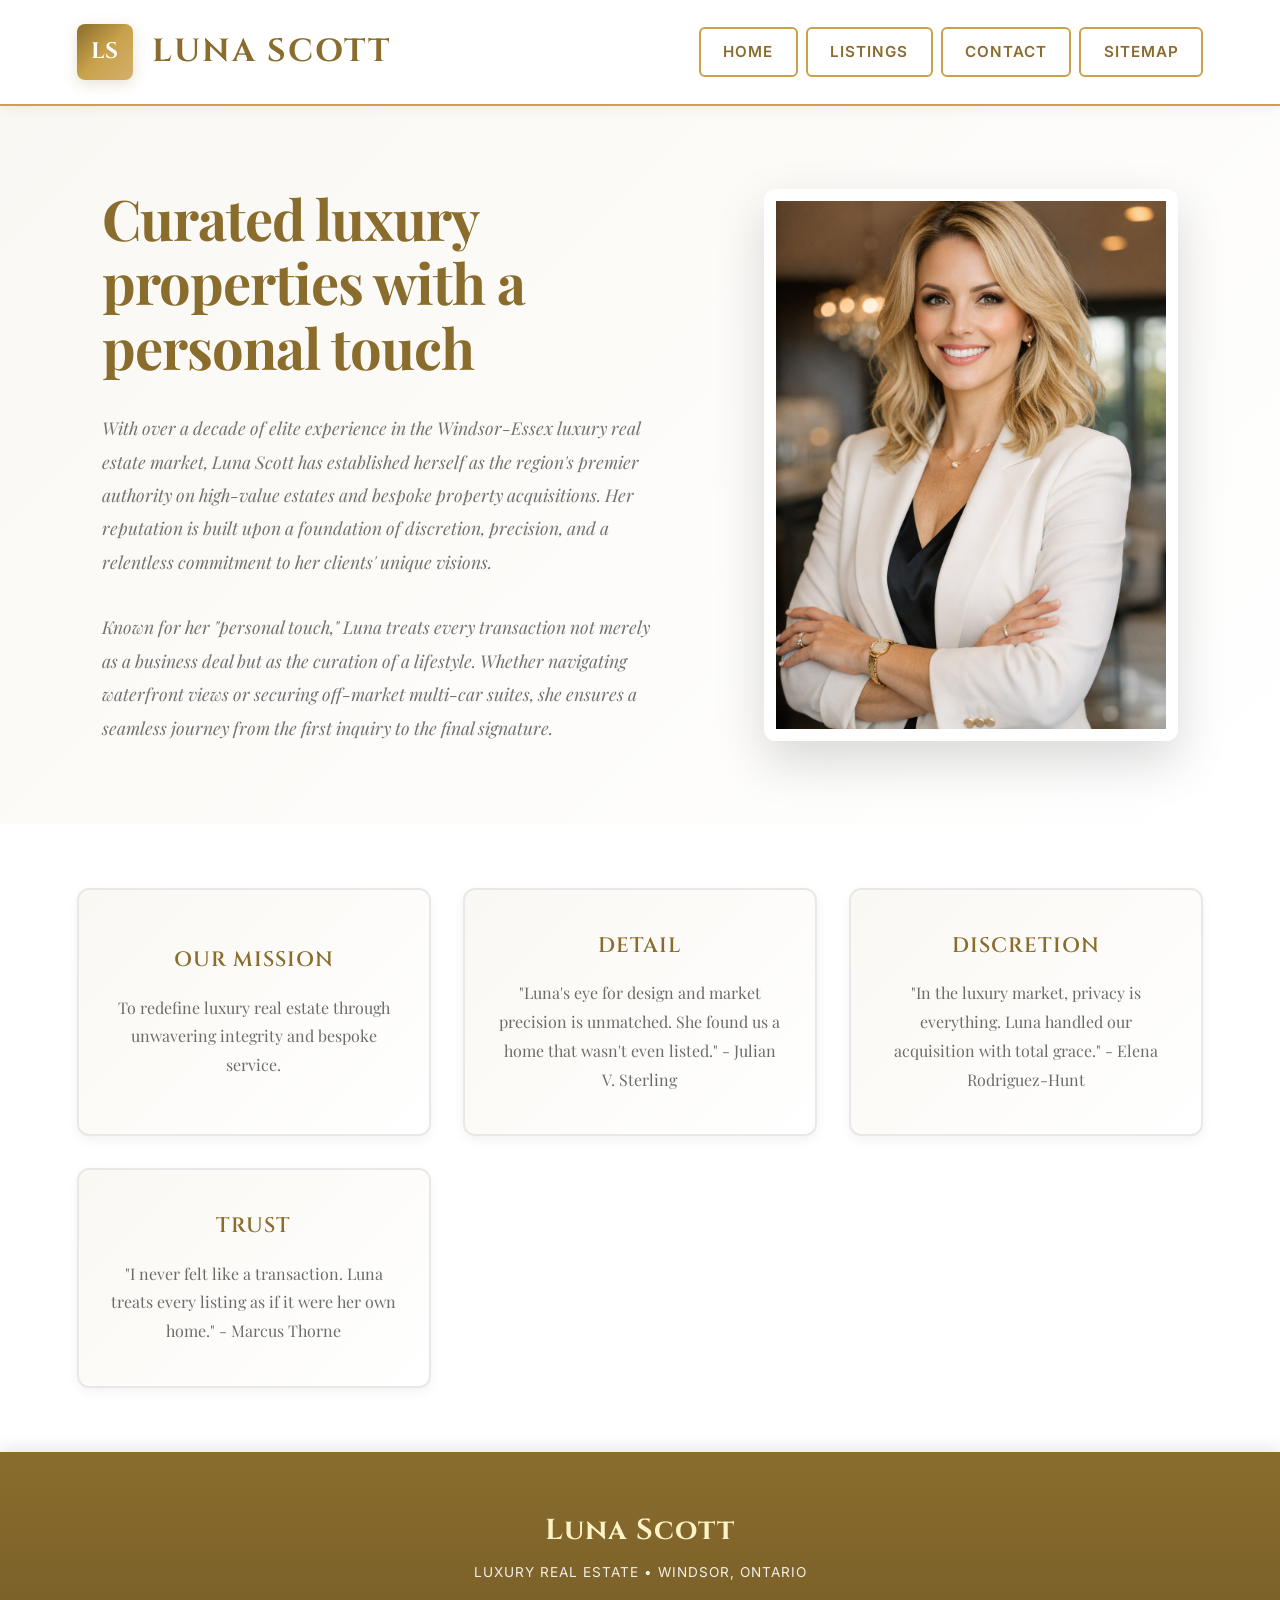
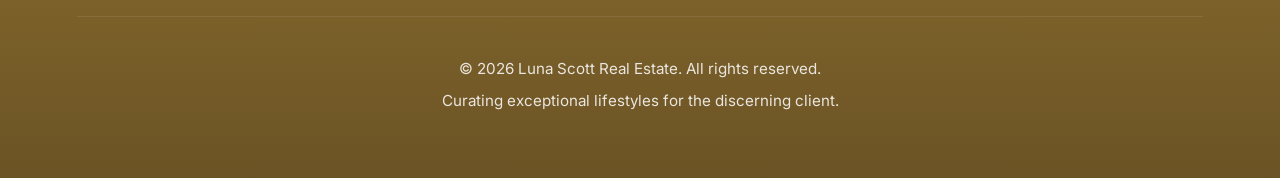
<file: index.html>
<!DOCTYPE html>
<html lang="en">

<head>
    <meta charset="UTF-8">
    <meta name="viewport" content="width=device-width, initial-scale=1">
    <title>Luna Scott Real Estate - Home</title>

    <!-- SEO / Social -->
    <meta name="description" content="Luna Scott — curated luxury properties and bespoke real estate services in Windsor-Essex. Explore exclusive listings.">
    <link rel="canonical" href="https://julia-cameron.github.io/realestate-portfolio-site/">

    <!-- Open Graph -->
    <meta property="og:type" content="website">
    <meta property="og:title" content="Luna Scott Real Estate — Curated Luxury Properties">
    <meta property="og:description" content="Exclusive luxury listings and bespoke real estate service in Windsor-Essex.">
    <meta property="og:image" content="https://julia-cameron.github.io/realestate-portfolio-site/lunascott.png">

    <!-- Twitter -->
    <meta name="twitter:card" content="summary_large_image">

    <!-- Fonts & Performance -->
    <link rel="preconnect" href="https://fonts.googleapis.com">
    <link rel="preconnect" href="https://fonts.gstatic.com" crossorigin>
    <link href="https://fonts.googleapis.com/css2?family=Cinzel:wght@400;700&family=Playfair+Display:ital,wght@0,400;0,700;1,400&family=Inter:wght@400;600&display=swap" rel="stylesheet">

    <link rel="stylesheet" href="styles.css">
    <link rel="icon" type="image/png" href="favicon.png">

    <!-- Organization JSON-LD -->
    <script type="application/ld+json">
    {
      "@context": "https://schema.org",
      "@type": "Organization",
      "name": "Luna Scott Real Estate",
      "url": "https://julia-cameron.github.io/realestate-portfolio-site/",
      "logo": "https://julia-cameron.github.io/realestate-portfolio-site/favicon.png"
    }
    </script>
</head>

<body>
    <a class="skip-link" href="#main-content">Skip to content</a>

    <header class="site-header" role="banner">
        <a href="index.html" class="logo-area" aria-label="Luna Scott home">
            <div class="logo-mark">LS</div>
            <div class="logo-name">Luna Scott</div>
        </a>
        <nav class="main-nav" role="navigation" aria-label="Main navigation">
            <a href="index.html" class="nav-btn" aria-current="page">Home</a>
            <a href="listings.html" class="nav-btn">Listings</a>
            <a href="contact.html" class="nav-btn">Contact</a>
            <a href="sitemap.html" class="nav-btn">Sitemap</a>
        </nav>
    </header>

    <main id="main-content">
        <section class="hero">
            <div class="hero-content">
                <h1>Curated luxury properties with a personal touch</h1>

                <p class="bio-text">
                    With over a decade of elite experience in the Windsor-Essex luxury real estate market, Luna Scott
                    has established herself as the region's premier authority on high-value estates and bespoke property
                    acquisitions. Her reputation is built upon a foundation of discretion, precision, and a relentless
                    commitment to her clients' unique visions.
                </p>

                <p class="bio-text">
                    Known for her "personal touch," Luna treats every transaction not merely as a business deal but as the
                    curation of a lifestyle. Whether navigating waterfront views or securing off-market multi-car suites,
                    she ensures a seamless journey from the first inquiry to the final signature.
                </p>
            </div>

            <div class="hero-photo">
                <img src="lunascott.png" alt="Portrait of Luna Scott" width="450" height="600" loading="eager">
            </div>
        </section>

        <section class="info-row">
            <div class="action-box">
                <h3>Our Mission</h3>
                <p>To redefine luxury real estate through unwavering integrity and bespoke service.</p>
            </div>
            <div class="action-box">
                <h3>Detail</h3>
                <p>"Luna's eye for design and market precision is unmatched. She found us a home that wasn't even
                    listed." - Julian V. Sterling</p>
            </div>
            <div class="action-box">
                <h3>Discretion</h3>
                <p>"In the luxury market, privacy is everything. Luna handled our acquisition with total grace." - Elena
                    Rodriguez-Hunt</p>
            </div>
            <div class="action-box">
                <h3>Trust</h3>
                <p>"I never felt like a transaction. Luna treats every listing as if it were her own home." - Marcus
                    Thorne</p>
            </div>
        </section>
    </main>

    <footer class="site-footer" role="contentinfo">
        <div class="footer-brand">
            <h2>Luna Scott</h2>
            <p class="footer-sub">Luxury Real Estate • Windsor, Ontario</p>
        </div>

        <div class="footer-bottom">
            <p>&copy; 2026 Luna Scott Real Estate. All rights reserved.</p>
            <p>Curating exceptional lifestyles for the discerning client.</p>
        </div>
    </footer>
</body>

</html>
</file>
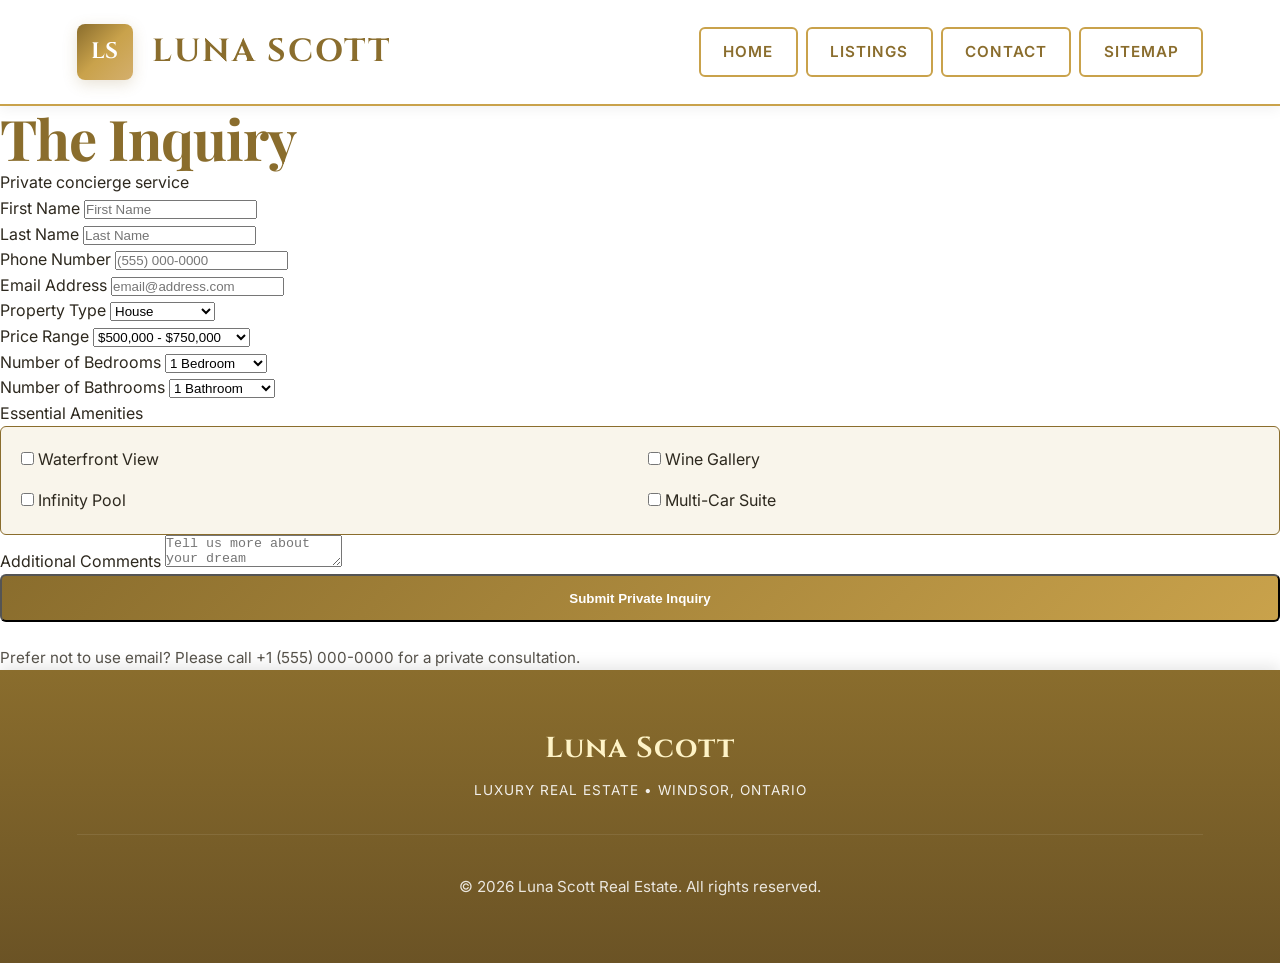
<file: contact.html>
<!DOCTYPE html>
<html lang="en">

<head>
    <meta charset="UTF-8">
    <meta name="viewport" content="width=device-width, initial-scale=1">
    <title>Contact - Luna Scott</title>

    <meta name="description" content="Contact Luna Scott for private concierge real estate services and inquiries about luxury properties in Windsor-Essex.">
    <link rel="canonical" href="https://julia-cameron.github.io/realestate-portfolio-site/contact.html">

    <!-- Open Graph -->
    <meta property="og:type" content="website">
    <meta property="og:title" content="Contact — Luna Scott">
    <meta property="og:description" content="Reach out for private concierge real estate services and exclusive listings.">

    <!-- Fonts & performance -->
    <link rel="preconnect" href="https://fonts.googleapis.com">
    <link rel="preconnect" href="https://fonts.gstatic.com" crossorigin>
    <link href="https://fonts.googleapis.com/css2?family=Cinzel:wght@400;700&family=Playfair+Display:ital,wght@0,400;0,700;1,400&family=Inter:wght@400;600&display=swap" rel="stylesheet">

    <link rel="stylesheet" href="styles.css">
    <link rel="icon" type="image/png" href="favicon.png">
</head>

<body>
    <a class="skip-link" href="#main-content">Skip to content</a>

    <header class="site-header" role="banner">
        <a href="index.html" class="logo-area" aria-label="Luna Scott home">
            <div class="logo-mark">LS</div>
            <div class="logo-name">Luna Scott</div>
        </a>
        <nav class="main-nav" role="navigation" aria-label="Main navigation">
            <a href="index.html" class="nav-btn">Home</a>
            <a href="listings.html" class="nav-btn">Listings</a>
            <a href="contact.html" class="nav-btn" aria-current="page">Contact</a>
            <a href="sitemap.html" class="nav-btn">Sitemap</a>
        </nav>
    </header>

    <main id="main-content" class="center-container">
        <h1 class="page-title">The Inquiry</h1>
        <p class="page-sub">Private concierge service</p>

        <form class="form-card" action="mailto:lunascott@gmail.com" method="post" enctype="text/plain" novalidate>

            <div class="form-row">
                <div class="form-group">
                    <label for="firstname">First Name</label>
                    <input id="firstname" name="firstname" type="text" placeholder="First Name" required>
                </div>
                <div class="form-group">
                    <label for="lastname">Last Name</label>
                    <input id="lastname" name="lastname" type="text" placeholder="Last Name" required>
                </div>
            </div>

            <div class="form-row">
                <div class="form-group">
                    <label for="phone">Phone Number</label>
                    <input id="phone" name="phone" type="tel" placeholder="(555) 000-0000" required>
                </div>
                <div class="form-group">
                    <label for="email">Email Address</label>
                    <input id="email" name="email" type="email" placeholder="email@address.com" required>
                </div>
            </div>

            <div class="form-row">
                <div class="form-group">
                    <label for="property_type">Property Type</label>
                    <select id="property_type" name="property_type" class="luxury-select">
                        <option value="house">House</option>
                        <option value="condominium">Condominium</option>
                    </select>
                </div>
                <div class="form-group">
                    <label for="price_range">Price Range</label>
                    <select id="price_range" name="price_range" class="luxury-select">
                        <option value="500k-750k">$500,000 - $750,000</option>
                        <option value="750k-1m">$750,000 - $1,000,000</option>
                        <option value="1m-plus">$1,000,000+</option>
                    </select>
                </div>
            </div>

            <div class="form-row">
                <div class="form-group">
                    <label for="bedrooms">Number of Bedrooms</label>
                    <select id="bedrooms" name="bedrooms">
                        <option value="1">1 Bedroom</option>
                        <option value="2">2 Bedrooms</option>
                        <option value="3+">3+ Bedrooms</option>
                        <option value="4+">4+ Bedrooms</option>
                    </select>
                </div>
                <div class="form-group">
                    <label for="bathrooms">Number of Bathrooms</label>
                    <select id="bathrooms" name="bathrooms">
                        <option value="1">1 Bathroom</option>
                        <option value="2">2 Bathrooms</option>
                        <option value="3+">3+ Bathrooms</option>
                    </select>
                </div>
            </div>

            <div class="form-group">
                <label>Essential Amenities</label>
                <div class="feature-grid" style="display:grid;grid-template-columns:1fr 1fr;gap:15px;padding:1.25rem;background:var(--champagne);border:1px solid var(--gold-deep);border-radius:6px">
                    <label class="feature-label"><input type="checkbox" name="feature" value="waterfront"> Waterfront View</label>
                    <label class="feature-label"><input type="checkbox" name="feature" value="wine"> Wine Gallery</label>
                    <label class="feature-label"><input type="checkbox" name="feature" value="pool"> Infinity Pool</label>
                    <label class="feature-label"><input type="checkbox" name="feature" value="garage"> Multi-Car Suite</label>
                </div>
            </div>

            <div class="form-group">
                <label for="comments" class="feature-label">Additional Comments</label>
                <textarea id="comments" name="comments" placeholder="Tell us more about your dream residence..."></textarea>
            </div>

            <button type="submit" class="btn-action submit-btn-large" style="width:100%;">Submit Private Inquiry</button>
        </form>

        <p style="margin-top:1.5rem;font-size:.95rem;opacity:.8">Prefer not to use email? Please call +1 (555) 000-0000 for a private consultation.</p>
    </main>

    <footer class="site-footer" role="contentinfo">
        <div class="footer-brand">
            <h2>Luna Scott</h2>
            <p class="footer-sub">Luxury Real Estate • Windsor, Ontario</p>
        </div>
        <div class="footer-bottom">
            <p>&copy; 2026 Luna Scott Real Estate. All rights reserved.</p>
        </div>
    </footer>
</body>

</html>
</file>
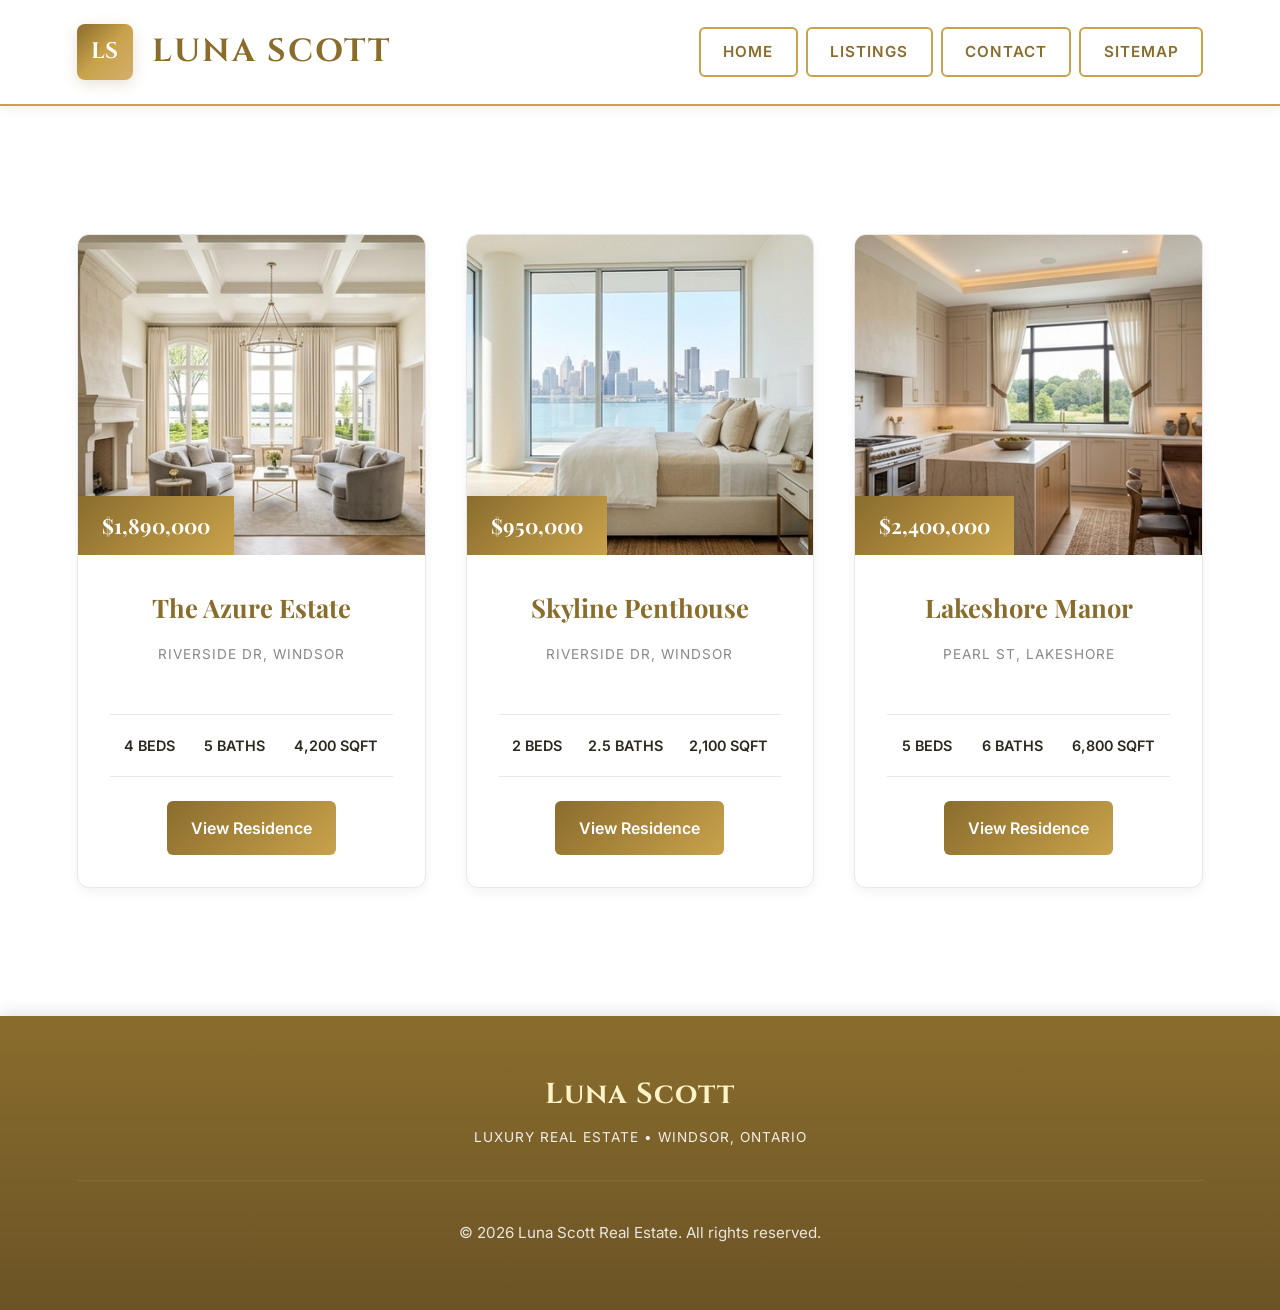
<file: listings.html>
<!DOCTYPE html>
<html lang="en">

<head>
    <meta charset="UTF-8">
    <meta name="viewport" content="width=device-width, initial-scale=1">
    <title>Properties – Luna Scott</title>

    <meta name="description" content="Explore curated luxury properties represented by Luna Scott in Windsor-Essex. Exclusive listings and bespoke service.">
    <link rel="canonical" href="https://julia-cameron.github.io/realestate-portfolio-site/listings.html">

    <!-- Open Graph -->
    <meta property="og:type" content="website">
    <meta property="og:title" content="Luna Scott — Listings">
    <meta property="og:description" content="Explore curated luxury properties represented by Luna Scott in Windsor-Essex.">

    <!-- Fonts & performance -->
    <link rel="preconnect" href="https://fonts.googleapis.com">
    <link rel="preconnect" href="https://fonts.gstatic.com" crossorigin>
    <link href="https://fonts.googleapis.com/css2?family=Cinzel:wght@400;700&family=Playfair+Display:ital,wght@0,400;0,700;1,400&family=Inter:wght@400;600&display=swap" rel="stylesheet">

    <link rel="stylesheet" href="styles.css">
    <link rel="icon" type="image/png" href="favicon.png">
</head>

<body>
    <a class="skip-link" href="#main-content">Skip to content</a>

    <header class="site-header" role="banner">
        <a href="index.html" class="logo-area" aria-label="Luna Scott home">
            <div class="logo-mark">LS</div>
            <div class="logo-name">Luna Scott</div>
        </a>
        <nav class="main-nav" role="navigation" aria-label="Main navigation">
            <a href="index.html" class="nav-btn">Home</a>
            <a href="listings.html" class="nav-btn" aria-current="page">Listings</a>
            <a href="contact.html" class="nav-btn">Contact</a>
            <a href="sitemap.html" class="nav-btn">Sitemap</a>
        </nav>
    </header>

    <main id="main-content" style="padding: 4rem 0;">
        <section class="listings-grid" aria-label="Property listings">
            <article class="property-card" aria-labelledby="prop-azure">
                <div class="property-image">
                    <img src="house1/image1.png" alt="Front view of The Azure Estate" width="1200" height="800" loading="lazy">
                    <div class="price-badge">$1,890,000</div>
                </div>
                <div class="property-content">
                    <h2 id="prop-azure">The Azure Estate</h2>
                    <p class="location">Riverside Dr, Windsor</p>
                    <div class="specs" aria-hidden="true">
                        <span>4 BEDS</span>
                        <span>5 BATHS</span>
                        <span>4,200 SQFT</span>
                    </div>
                    <a href="property1.html" class="btn-action">View Residence</a>
                </div>
            </article>

            <article class="property-card" aria-labelledby="prop-skyline">
                <div class="property-image">
                    <img src="house2/image1.png" alt="Exterior of Skyline Penthouse" width="1200" height="800" loading="lazy">
                    <div class="price-badge">$950,000</div>
                </div>
                <div class="property-content">
                    <h2 id="prop-skyline">Skyline Penthouse</h2>
                    <p class="location">Riverside Dr, Windsor</p>
                    <div class="specs" aria-hidden="true">
                        <span>2 BEDS</span>
                        <span>2.5 BATHS</span>
                        <span>2,100 SQFT</span>
                    </div>
                    <a href="property2.html" class="btn-action">View Residence</a>
                </div>
            </article>

            <article class="property-card" aria-labelledby="prop-lakeshore">
                <div class="property-image">
                    <img src="house3/image1.png" alt="Facade of Lakeshore Manor" width="1200" height="800" loading="lazy">
                    <div class="price-badge">$2,400,000</div>
                </div>
                <div class="property-content">
                    <h2 id="prop-lakeshore">Lakeshore Manor</h2>
                    <p class="location">Pearl St, Lakeshore</p>
                    <div class="specs" aria-hidden="true">
                        <span>5 BEDS</span>
                        <span>6 BATHS</span>
                        <span>6,800 SQFT</span>
                    </div>
                    <a href="property3.html" class="btn-action">View Residence</a>
                </div>
            </article>
        </section>
    </main>

    <footer class="site-footer" role="contentinfo">
        <div class="footer-brand">
            <h2>Luna Scott</h2>
            <p class="footer-sub">Luxury Real Estate • Windsor, Ontario</p>
        </div>
        <div class="footer-bottom">
            <p>&copy; 2026 Luna Scott Real Estate. All rights reserved.</p>
        </div>
    </footer>
</body>

</html>
</file>
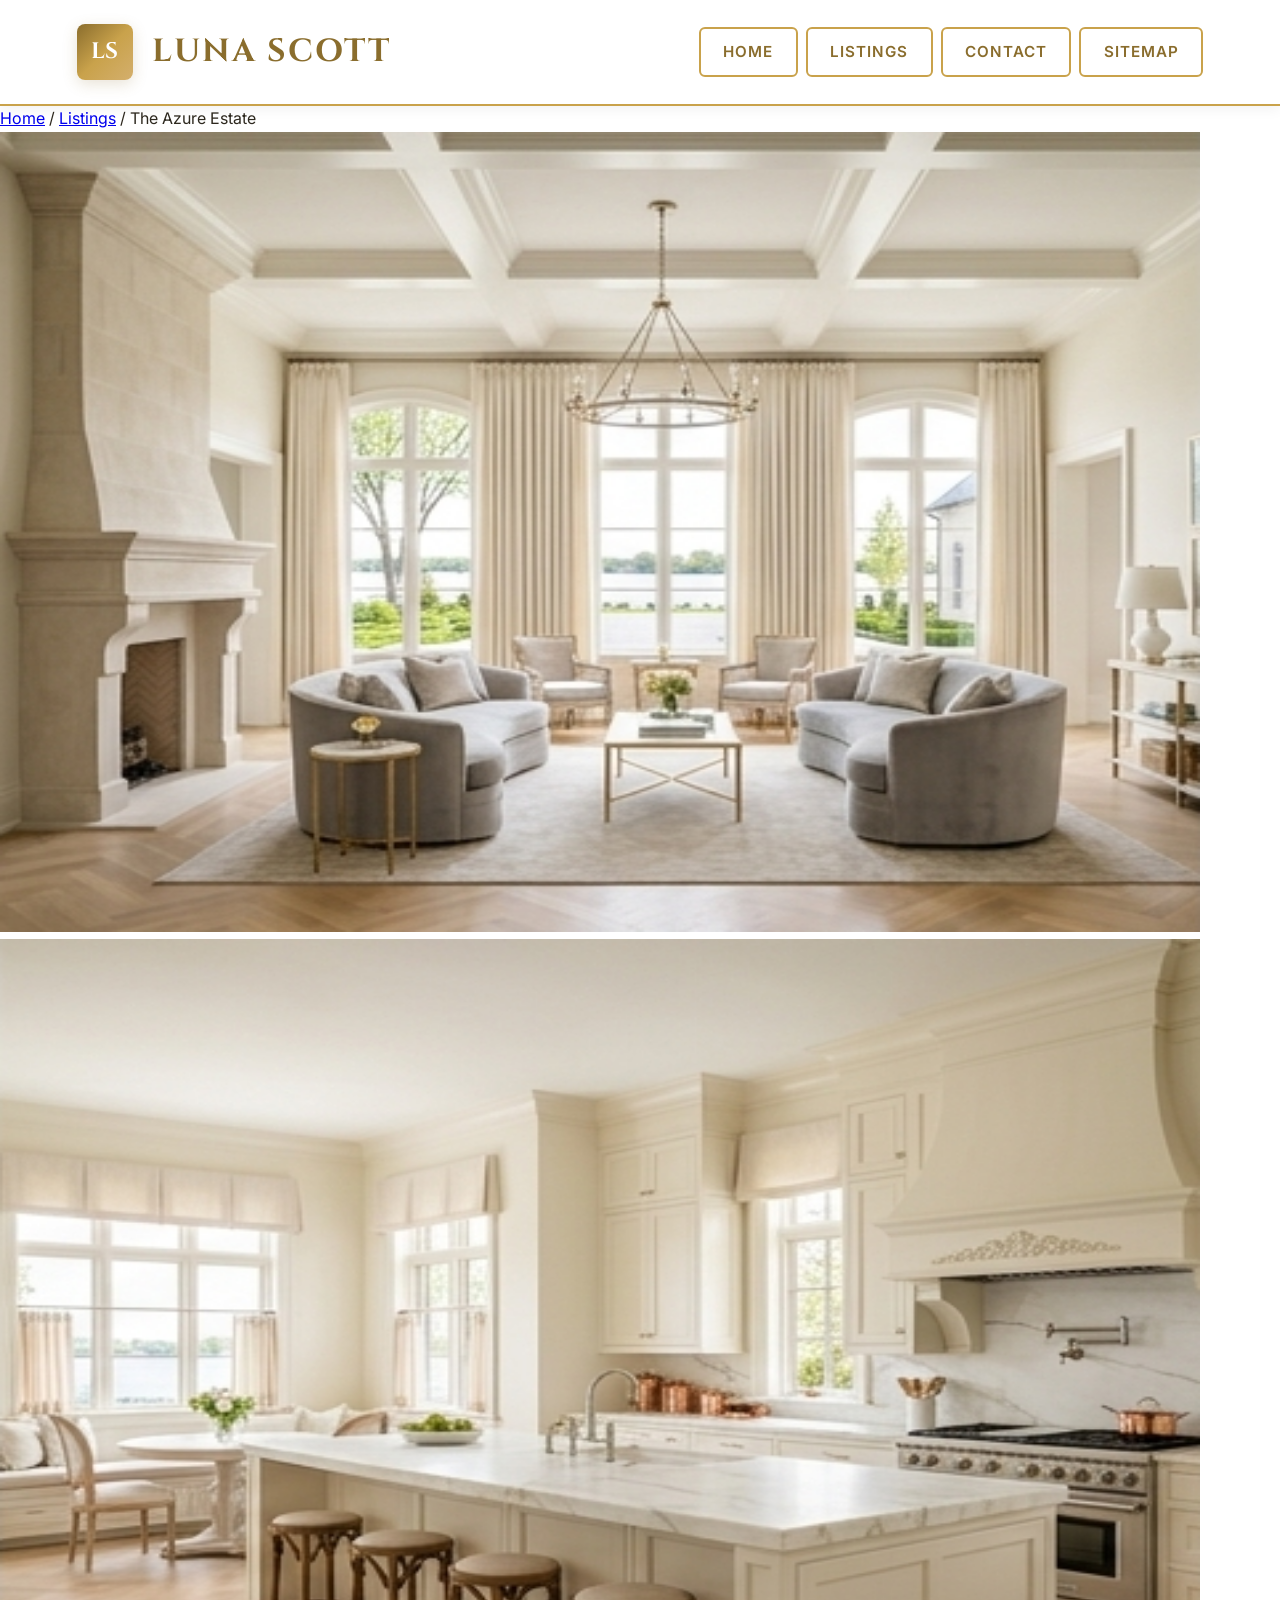
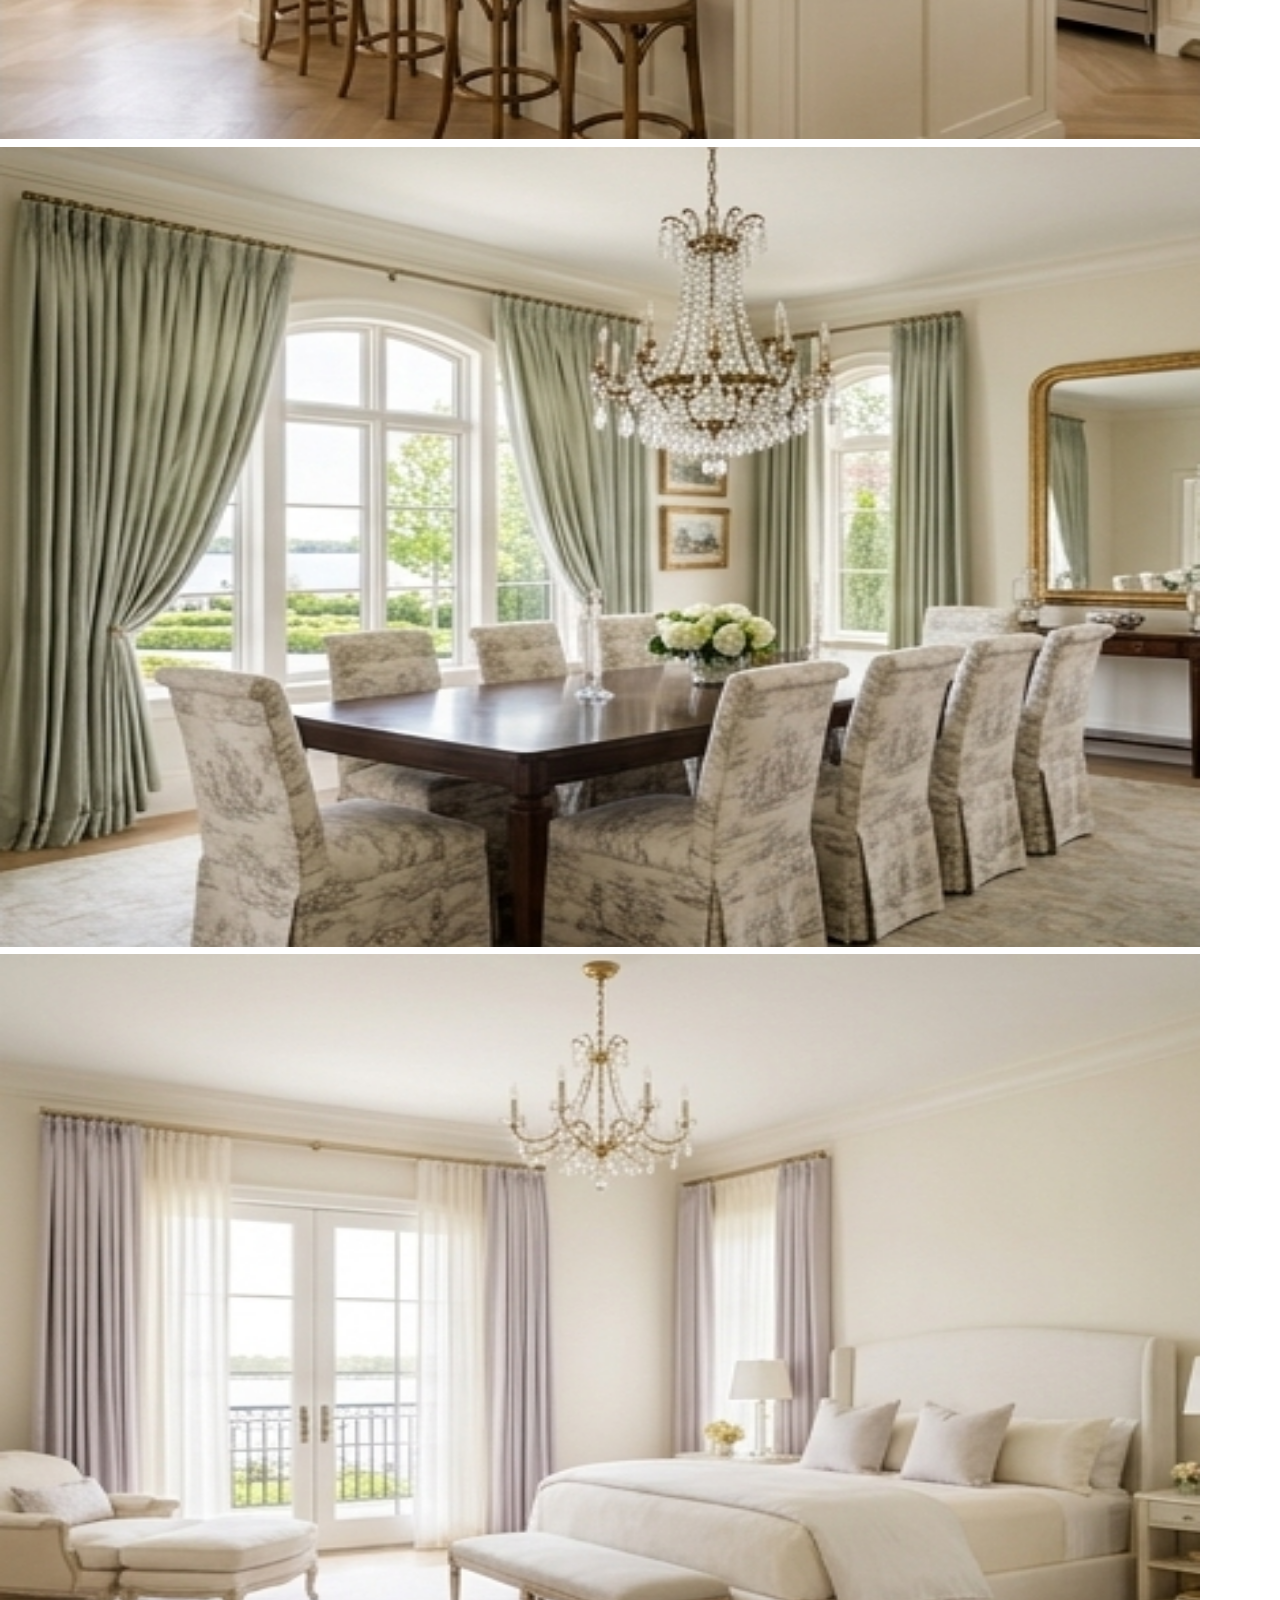
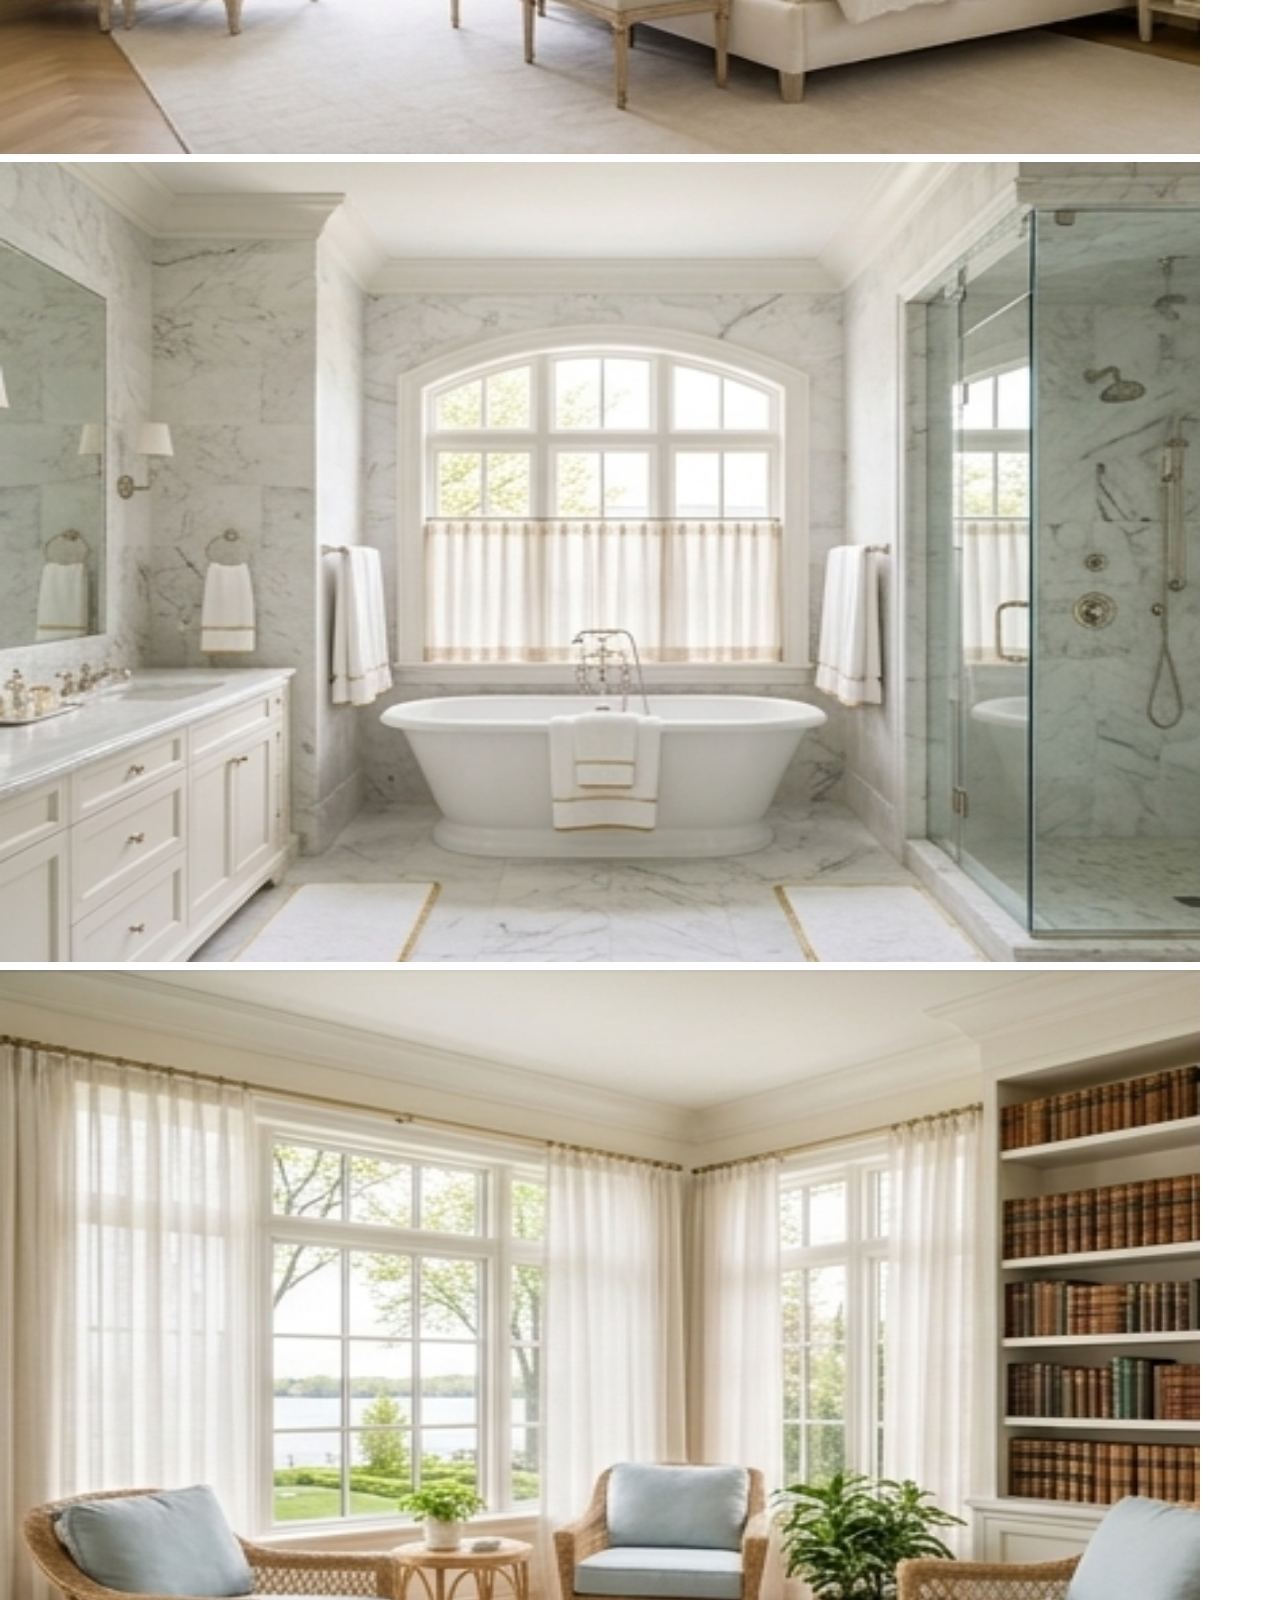
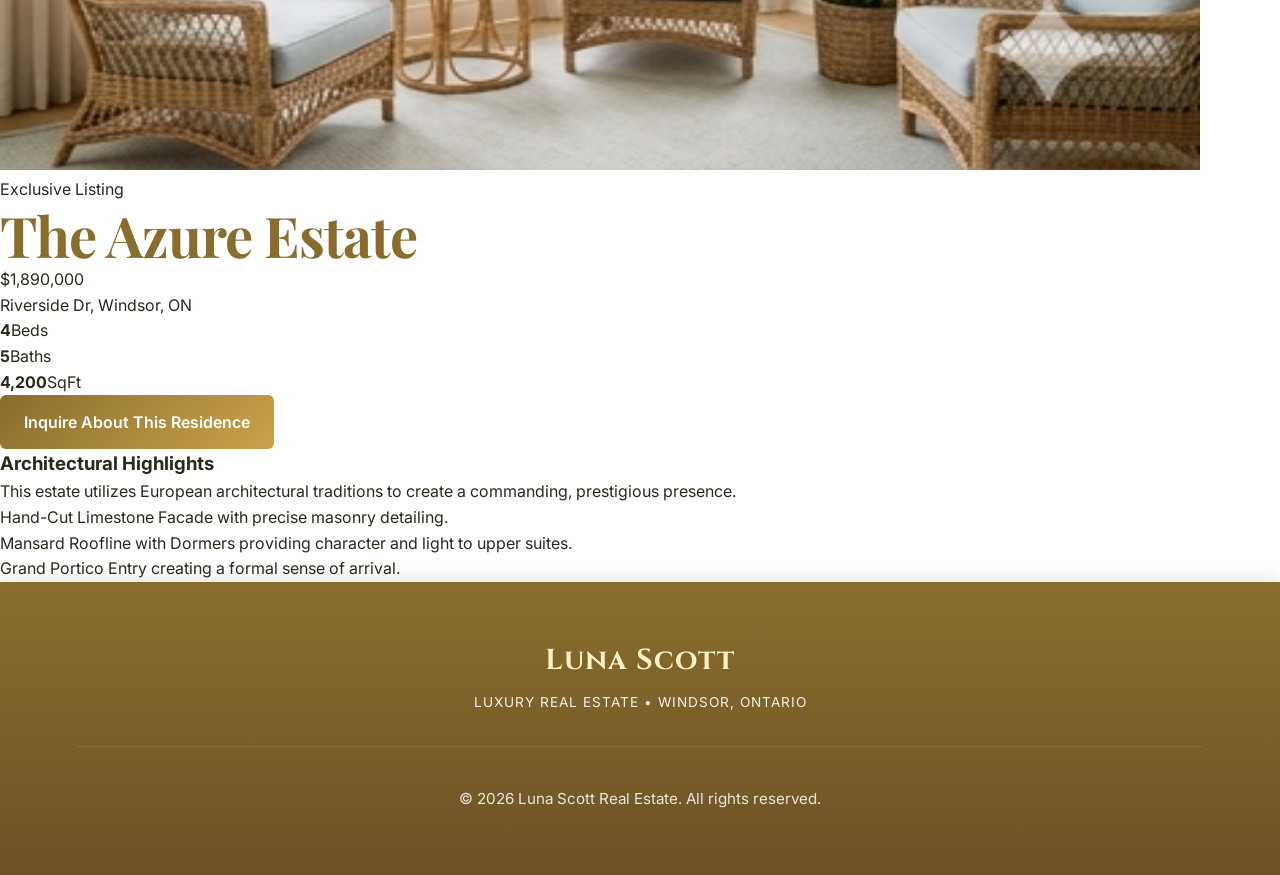
<file: property1.html>
<!DOCTYPE html>
<html lang="en">

<head>
  <meta charset="UTF-8">
  <meta name="viewport" content="width=device-width, initial-scale=1">
  <title>The Azure Estate – Luna Scott</title>

  <meta name="description" content="The Azure Estate — 4 bed, 5 bath luxury residence on Riverside Dr, Windsor. Represented by Luna Scott.">
  <link rel="canonical" href="https://julia-cameron.github.io/realestate-portfolio-site/property1.html">

  <!-- Open Graph -->
  <meta property="og:type" content="product">
  <meta property="og:title" content="The Azure Estate — Luna Scott">
  <meta property="og:description" content="4 bed, 5 bath estate on Riverside Dr, Windsor">
  <meta property="og:image" content="https://julia-cameron.github.io/realestate-portfolio-site/house1/image1.png">

  <!-- Fonts & performance -->
  <link rel="preconnect" href="https://fonts.googleapis.com">
  <link rel="preconnect" href="https://fonts.gstatic.com" crossorigin>
  <link href="https://fonts.googleapis.com/css2?family=Cinzel:wght@400;700&family=Playfair+Display:ital,wght@0,400;0,700;1,400&family=Inter:wght@400;600&display=swap" rel="stylesheet">

  <link rel="stylesheet" href="styles.css">
  <link rel="icon" type="image/png" href="favicon.png">

  <script type="application/ld+json">
  {
    "@context": "https://schema.org",
    "@type": "SingleFamilyResidence",
    "name": "The Azure Estate",
    "description": "4 bed, 5 bath estate on Riverside Dr, Windsor.",
    "image": ["https://julia-cameron.github.io/realestate-portfolio-site/house1/image1.png"],
    "address": {
      "@type": "PostalAddress",
      "streetAddress": "Riverside Dr",
      "addressLocality": "Windsor",
      "addressRegion": "ON",
      "addressCountry": "CA"
    },
    "offers": {
      "@type": "Offer",
      "price": "1890000",
      "priceCurrency": "CAD"
    }
  }
  </script>
</head>

<body>
  <a class="skip-link" href="#main-content">Skip to content</a>

  <header class="site-header" role="banner">
    <a href="index.html" class="logo-area" aria-label="Luna Scott home">
      <div class="logo-mark">LS</div>
      <div class="logo-name">Luna Scott</div>
    </a>
    <nav class="main-nav" role="navigation" aria-label="Main navigation">
      <a href="index.html" class="nav-btn">Home</a>
      <a href="listings.html" class="nav-btn">Listings</a>
      <a href="contact.html" class="nav-btn">Contact</a>
      <a href="sitemap.html" class="nav-btn" aria-current="page">Sitemap</a>
    </nav>
  </header>

  <main id="main-content" class="property-detail">
    <nav aria-label="Breadcrumb" class="breadcrumbs"><a href="index.html">Home</a> / <a href="listings.html">Listings</a> / The Azure Estate</nav>

    <section class="property-hero">
      <div class="property-main-image">
        <img src="house1/image1.png" alt="The Azure Estate - image 1" width="1200" height="800" loading="lazy">
        <img src="house1/image2.png" alt="The Azure Estate - image 2" width="1200" height="800" loading="lazy">
        <img src="house1/image3.png" alt="The Azure Estate - image 3" width="1200" height="800" loading="lazy">
        <img src="house1/image4.png" alt="The Azure Estate - image 4" width="1200" height="800" loading="lazy">
        <img src="house1/image5.png" alt="The Azure Estate - image 5" width="1200" height="800" loading="lazy">
        <img src="house1/image6.png" alt="The Azure Estate - image 6" width="1200" height="800" loading="lazy">
      </div>

      <aside class="property-intro-card" aria-labelledby="prop-title">
        <span class="category-tag">Exclusive Listing</span>
        <h1 id="prop-title">The Azure Estate</h1>
        <p class="price-text">$1,890,000</p>
        <p class="location-text">Riverside Dr, Windsor, ON</p>

        <div class="detail-grid">
          <div class="detail-item"><strong>4</strong>Beds</div>
          <div class="detail-item"><strong>5</strong>Baths</div>
          <div class="detail-item"><strong>4,200</strong>SqFt</div>
        </div>

        <a href="contact.html" class="btn-action">Inquire About This Residence</a>
      </aside>
    </section>

    <section class="property-description">
      <div class="desc-content">
        <h3>Architectural Highlights</h3>
        <ul>
          <li>This estate utilizes European architectural traditions to create a commanding, prestigious presence.</li>
          <li>Hand-Cut Limestone Facade with precise masonry detailing.</li>
          <li>Mansard Roofline with Dormers providing character and light to upper suites.</li>
          <li>Grand Portico Entry creating a formal sense of arrival.</li>
        </ul>
      </div>
    </section>
  </main>

  <footer class="site-footer" role="contentinfo">
    <div class="footer-brand">
      <h2>Luna Scott</h2>
      <p class="footer-sub">Luxury Real Estate • Windsor, Ontario</p>
    </div>
    <div class="footer-bottom">
      <p>&copy; 2026 Luna Scott Real Estate. All rights reserved.</p>
    </div>
  </footer>
</body>

</html>
</file>
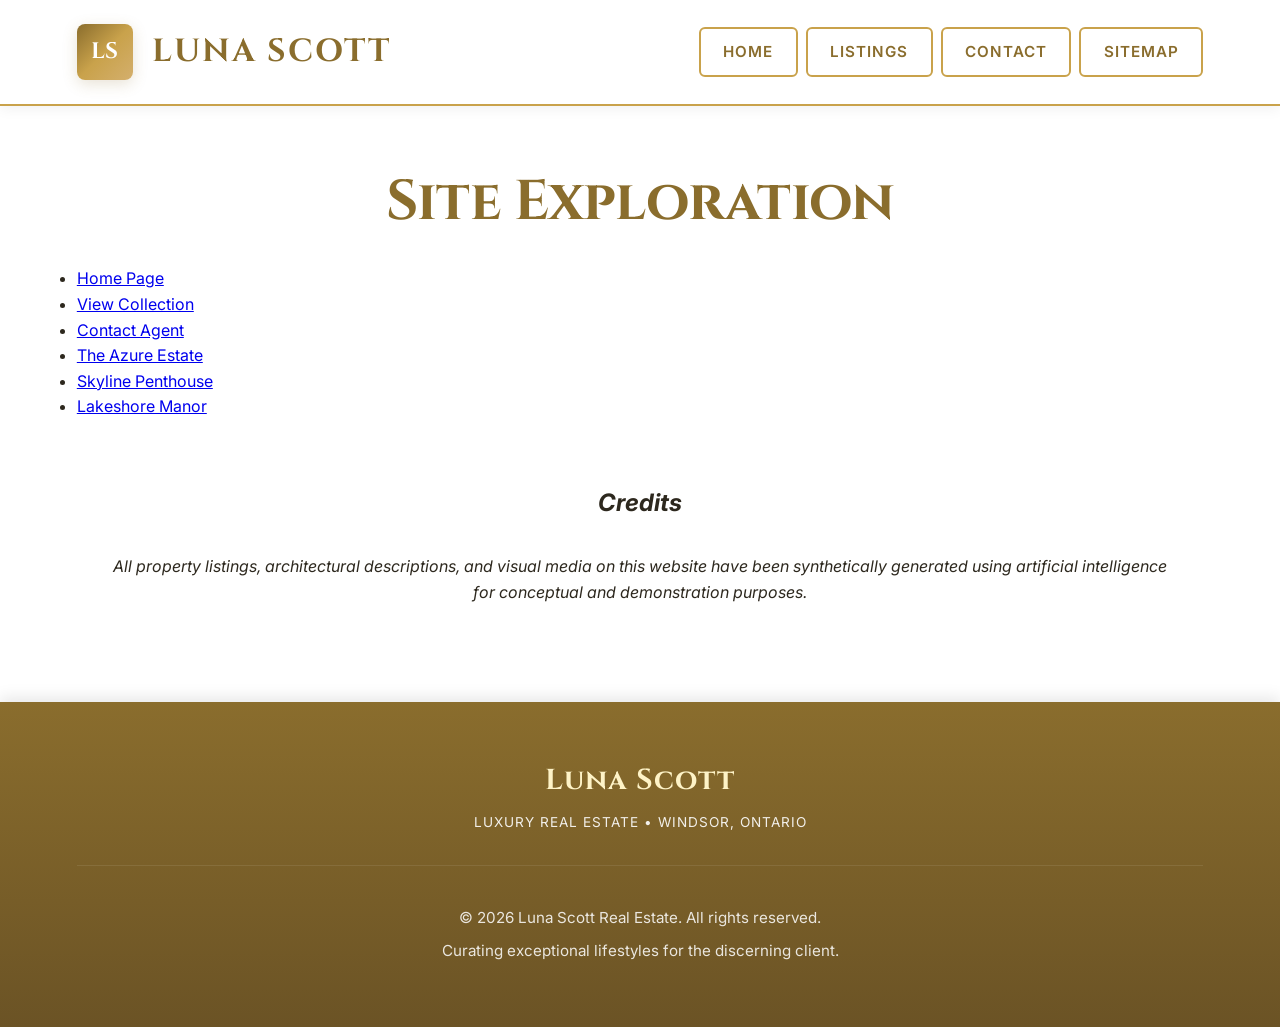
<file: sitemap.html>
<!DOCTYPE html>
<html lang="en">

<head>
  <meta charset="UTF-8">
  <meta name="viewport" content="width=device-width, initial-scale=1">
  <title>Sitemap - Luna Scott</title>
  <meta name="description" content="Site map and quick navigation for Luna Scott Real Estate portfolio site.">
  <link rel="stylesheet" href="styles.css">
  <link rel="icon" type="image/png" href="favicon.png">
</head>

<body>
  <a class="skip-link" href="#main-content">Skip to content</a>

  <header class="site-header" role="banner">
    <a href="index.html" class="logo-area" aria-label="Luna Scott home">
      <div class="logo-mark">LS</div>
      <div class="logo-name">Luna Scott</div>
    </a>
    <nav class="main-nav" role="navigation" aria-label="Main navigation">
      <a href="index.html" class="nav-btn">Home</a>
      <a href="listings.html" class="nav-btn">Listings</a>
      <a href="contact.html" class="nav-btn">Contact</a>
      <a href="sitemap.html" class="nav-btn" aria-current="page">Sitemap</a>
    </nav>
  </header>

  <main id="main-content" style="padding: 4rem 6vw;">
    <h1 style="text-align:center;font-family:'Cinzel';margin-bottom:2rem">Site Exploration</h1>

    <ul class="sitemap-list">
      <li><a href="index.html" class="sitemap-btn">Home Page</a></li>
      <li><a href="listings.html" class="sitemap-btn">View Collection</a></li>
      <li><a href="contact.html" class="sitemap-btn">Contact Agent</a></li>
      <li><a href="property1.html" class="sitemap-btn">The Azure Estate</a></li>
      <li><a href="property2.html" class="sitemap-btn">Skyline Penthouse</a></li>
      <li><a href="property3.html" class="sitemap-btn">Lakeshore Manor</a></li>
    </ul>

    <div style="margin-top:4rem;text-align:center;">
      <h2><i>Credits</i></h2>
      <p style="margin:2rem;"><i>All property listings, architectural descriptions, and visual media on this website
          have been synthetically generated using artificial intelligence for conceptual and demonstration
          purposes.</i></p>
    </div>
  </main>

  <footer class="site-footer" role="contentinfo">
    <div class="footer-brand">
      <h2>Luna Scott</h2>
      <p class="footer-sub">Luxury Real Estate • Windsor, Ontario</p>
    </div>
    <div class="footer-bottom">
      <p>&copy; 2026 Luna Scott Real Estate. All rights reserved.</p>
      <p>Curating exceptional lifestyles for the discerning client.</p>
    </div>
  </footer>
</body>

</html>
</file>
<file: styles.css>
/* ============================================
   LUNA SCOTT REAL ESTATE - Beautified Styles
   Modern, Elegant, Accessible Design
   ============================================ */

@import url('https://fonts.googleapis.com/css2?family=Cinzel:wght@400;600;700&family=Playfair+Display:ital,wght@0,400;0,600;0,700;1,400&family=Inter:wght@300;400;500;600&display=swap');

/* ============================================
   CSS VARIABLES - Design System
   ============================================ */
:root {
  /* Color Palette */
  --gold-bright: #fef3c7;
  --gold-main: #c9a24b;
  --gold-deep: #8a6d2d;
  --gold-light: #d4af6d;
  --champagne: #f9f5eb;
  --cream: #faf8f3;
  --white: #ffffff;
  --text-dark: #2d281e;
  --text-light: #6b6b6b;
  --border-light: #e8e8e8;
  
  /* Spacing */
  --spacing-xs: 0.5rem;
  --spacing-sm: 1rem;
  --spacing-md: 1.5rem;
  --spacing-lg: 2rem;
  --spacing-xl: 3rem;
  --spacing-2xl: 4rem;
  
  /* Typography */
  --font-serif: 'Playfair Display', serif;
  --font-display: 'Cinzel', serif;
  --font-sans: 'Inter', system-ui, -apple-system, 'Segoe UI', Roboto, sans-serif;
  
  /* Shadows */
  --shadow-sm: 0 4px 12px rgba(0, 0, 0, 0.05);
  --shadow-md: 0 10px 30px rgba(0, 0, 0, 0.08);
  --shadow-lg: 0 20px 50px rgba(0, 0, 0, 0.12);
  
  /* Transitions */
  --transition: all 0.3s cubic-bezier(0.4, 0, 0.2, 1);
}

/* ============================================
   RESET & GLOBAL STYLES
   ============================================ */

* {
  box-sizing: border-box;
  margin: 0;
  padding: 0;
}

html, body {
  height: 100%;
}

body {
  min-height: 100vh;
  display: flex;
  flex-direction: column;
  font-family: var(--font-sans);
  color: var(--text-dark);
  background-color: var(--white);
  line-height: 1.6;
  -webkit-font-smoothing: antialiased;
  -moz-osx-font-smoothing: grayscale;
}

main {
  flex: 1;
  width: 100%;
}

/* ============================================
   ACCESSIBILITY
   ============================================ */

.skip-link {
  position: absolute;
  left: -999px;
  top: 0;
  background: var(--white);
  padding: var(--spacing-xs) var(--spacing-sm);
  border-radius: 4px;
  z-index: 9999;
  font-weight: 600;
  color: var(--text-dark);
}

.skip-link:focus {
  left: 1rem;
  top: 1rem;
  outline: 3px solid var(--gold-main);
}

.visually-hidden {
  position: absolute !important;
  height: 1px;
  width: 1px;
  overflow: hidden;
  clip: rect(1px, 1px, 1px, 1px);
  white-space: nowrap;
}

/* ============================================
   HEADER & NAVIGATION
   ============================================ */

.site-header {
  background: var(--white);
  display: flex;
  justify-content: space-between;
  align-items: center;
  padding: 1.5rem 6vw;
  border-bottom: 2px solid var(--gold-main);
  position: sticky;
  top: 0;
  z-index: 1000;
  box-shadow: var(--shadow-sm);
}

.logo-area {
  display: flex;
  align-items: center;
  gap: 1.2rem;
  text-decoration: none;
  color: inherit;
  transition: var(--transition);
}

.logo-area:hover {
  transform: translateY(-2px);
}

.logo-mark {
  width: 56px;
  height: 56px;
  background: linear-gradient(135deg, var(--gold-deep) 0%, var(--gold-main) 50%, var(--gold-light) 100%);
  display: flex;
  align-items: center;
  justify-content: center;
  font-family: var(--font-display);
  font-size: 1.4rem;
  font-weight: 700;
  color: var(--white);
  border-radius: 8px;
  box-shadow: 0 4px 15px rgba(138, 109, 45, 0.2);
  transition: var(--transition);
}

.logo-area:hover .logo-mark {
  transform: scale(1.05);
  box-shadow: 0 6px 20px rgba(138, 109, 45, 0.3);
}

.logo-text {
  display: flex;
  flex-direction: column;
  gap: 0.2rem;
}

.logo-name {
  font-family: var(--font-display);
  font-size: 2rem;
  font-weight: 700;
  color: var(--gold-deep);
  text-transform: uppercase;
  letter-spacing: 2px;
}

.logo-tagline {
  font-family: var(--font-sans);
  font-size: 0.75rem;
  font-weight: 600;
  color: var(--gold-main);
  text-transform: uppercase;
  letter-spacing: 1px;
}

/* Navigation */
.main-nav {
  display: flex;
  gap: 0.5rem;
}

.nav-btn {
  padding: 0.7rem 1.4rem;
  background: var(--white);
  border: 2px solid var(--gold-main);
  color: var(--gold-deep);
  text-decoration: none;
  font-weight: 600;
  font-size: 0.95rem;
  text-transform: uppercase;
  letter-spacing: 1px;
  border-radius: 6px;
  cursor: pointer;
  transition: var(--transition);
  position: relative;
  overflow: hidden;
}

.nav-btn::before {
  content: '';
  position: absolute;
  top: 0;
  left: -100%;
  width: 100%;
  height: 100%;
  background: linear-gradient(90deg, var(--gold-deep), var(--gold-main));
  z-index: -1;
  transition: left 0.3s ease;
}

.nav-btn:hover::before,
.nav-btn.active::before {
  left: 0;
}

.nav-btn:hover,
.nav-btn.active {
  color: var(--white);
  border-color: var(--gold-deep);
  transform: translateY(-2px);
  box-shadow: 0 4px 15px rgba(138, 109, 45, 0.3);
}

.nav-btn:focus {
  outline: 3px solid var(--gold-main);
  outline-offset: 2px;
}

/* ============================================
   HERO SECTION
   ============================================ */

.hero {
  display: grid;
  grid-template-columns: 1.3fr 0.9fr;
  align-items: center;
  gap: 4rem;
  padding: 5rem 8%;
  background: linear-gradient(135deg, var(--cream) 0%, var(--white) 100%);
  min-height: 600px;
}

.hero-content {
  display: flex;
  flex-direction: column;
  justify-content: center;
  text-align: left;
  gap: var(--spacing-lg);
}

.hero h1,
h1 {
  font-family: var(--font-serif);
  font-size: 3.5rem;
  font-weight: 700;
  color: var(--gold-deep);
  line-height: 1.15;
  letter-spacing: -1px;
}

.bio-text {
  font-family: var(--font-serif);
  font-size: 1.1rem;
  font-style: italic;
  line-height: 1.9;
  color: var(--text-light);
  max-width: 95%;
  opacity: 0.95;
}

.hero-cta {
  display: flex;
  gap: 1.5rem;
  margin-top: 1rem;
  flex-wrap: wrap;
}

.btn-primary,
.btn-secondary {
  display: inline-block;
  padding: 1rem 2rem;
  border-radius: 6px;
  text-decoration: none;
  font-weight: 600;
  font-size: 1rem;
  text-transform: uppercase;
  letter-spacing: 1px;
  transition: var(--transition);
  cursor: pointer;
  border: 2px solid transparent;
}

.btn-primary {
  background: linear-gradient(135deg, var(--gold-deep), var(--gold-main));
  color: var(--white);
  box-shadow: 0 6px 20px rgba(138, 109, 45, 0.3);
}

.btn-primary:hover {
  transform: translateY(-3px);
  box-shadow: 0 10px 30px rgba(138, 109, 45, 0.4);
}

.btn-primary:focus {
  outline: 3px solid var(--gold-main);
  outline-offset: 2px;
}

.btn-secondary {
  background: var(--white);
  color: var(--gold-deep);
  border: 2px solid var(--gold-main);
}

.btn-secondary:hover {
  background: var(--cream);
  border-color: var(--gold-deep);
  transform: translateY(-3px);
  box-shadow: 0 4px 15px rgba(138, 109, 45, 0.15);
}

.btn-lg {
  padding: 1.2rem 2.5rem;
  font-size: 1.1rem;
}

/* Hero Photo */
.hero-photo {
  display: flex;
  justify-content: center;
  align-items: center;
}

.hero-photo img {
  width: 100%;
  max-width: 450px;
  height: auto;
  aspect-ratio: 3/4;
  object-fit: cover;
  border: 12px solid var(--white);
  box-shadow: 0 20px 50px rgba(0, 0, 0, 0.15);
  border-radius: 12px;
  transition: var(--transition);
}

.hero-photo img:hover {
  transform: scale(1.02);
  box-shadow: 0 25px 60px rgba(0, 0, 0, 0.2);
}

/* ============================================
   VALUE PROPOSITIONS (Info Row)
   ============================================ */

.info-row {
  display: grid;
  grid-template-columns: repeat(auto-fit, minmax(260px, 1fr));
  gap: 2rem;
  padding: 4rem 6vw;
  max-width: 1400px;
  margin: 0 auto;
}

.action-box {
  padding: 2.5rem 2rem;
  background: linear-gradient(135deg, var(--cream) 0%, var(--white) 100%);
  border: 2px solid var(--border-light);
  border-radius: 12px;
  text-align: center;
  display: flex;
  flex-direction: column;
  justify-content: center;
  align-items: center;
  gap: 1rem;
  transition: var(--transition);
  box-shadow: var(--shadow-sm);
}

.action-box:hover {
  transform: translateY(-8px);
  border-color: var(--gold-main);
  box-shadow: var(--shadow-md);
  background: linear-gradient(135deg, var(--white) 0%, var(--cream) 100%);
}

.box-icon {
  font-size: 2.5rem;
  opacity: 0.8;
}

.action-box h3 {
  font-family: var(--font-display);
  font-size: 1.3rem;
  font-weight: 600;
  color: var(--gold-deep);
  text-transform: uppercase;
  letter-spacing: 1px;
  margin: 0;
}

.action-box p {
  font-family: var(--font-serif);
  font-size: 1rem;
  line-height: 1.8;
  color: var(--text-light);
  margin: 0;
}

.action-box em {
  font-style: italic;
  color: var(--gold-main);
  font-weight: 600;
}

/* ============================================
   CTA SECTION
   ============================================ */

.cta-section {
  background: linear-gradient(135deg, var(--gold-deep) 0%, var(--gold-main) 100%);
  padding: 4rem 6vw;
  text-align: center;
  color: var(--white);
  box-shadow: var(--shadow-lg);
}

.cta-content {
  max-width: 800px;
  margin: 0 auto;
}

.cta-content h2 {
  font-family: var(--font-serif);
  font-size: 2.8rem;
  font-weight: 700;
  margin-bottom: 1.5rem;
  line-height: 1.3;
}

.cta-content p {
  font-size: 1.2rem;
  margin-bottom: 2rem;
  opacity: 0.95;
  line-height: 1.8;
}

/* ============================================
   FOOTER
   ============================================ */

.site-footer {
  background: linear-gradient(180deg, var(--gold-deep) 0%, #6b5325 100%);
  color: var(--white);
  padding: 3.5rem 6vw;
  margin-top: auto;
  box-shadow: 0 -4px 15px rgba(0, 0, 0, 0.1);
}

.footer-content {
  max-width: 1400px;
  margin: 0 auto;
  display: grid;
  grid-template-columns: repeat(auto-fit, minmax(250px, 1fr));
  gap: 3rem;
  align-items: start;
}

.footer-brand {
  text-align: center;
}

.footer-brand h2 {
  color: var(--gold-bright);
  font-family: var(--font-display);
  margin: 0 0 0.5rem 0;
  font-size: 1.8rem;
  letter-spacing: 1px;
}

.footer-sub {
  text-transform: uppercase;
  font-size: 0.85rem;
  letter-spacing: 1px;
  opacity: 0.9;
  margin: 0;
}

.footer-links {
  text-align: center;
}

.footer-links ul {
  list-style: none;
  display: flex;
  flex-direction: column;
  gap: 0.75rem;
}

.footer-links a {
  color: var(--gold-bright);
  text-decoration: none;
  transition: var(--transition);
  font-weight: 500;
}

.footer-links a:hover {
  color: var(--white);
  transform: translateX(4px);
}

.footer-bottom {
  text-align: center;
  margin-top: 2rem;
  padding-top: 2rem;
  border-top: 1px solid rgba(255, 255, 255, 0.1);
  font-size: 0.95rem;
  opacity: 0.85;
}

.footer-bottom p {
  margin: 0.5rem 0;
}

/* ============================================
   LISTINGS PAGE STYLES
   ============================================ */

.listings-grid {
  display: grid;
  grid-template-columns: repeat(auto-fit, minmax(340px, 1fr));
  gap: 2.5rem;
  padding: 4rem 6vw;
  max-width: 1400px;
  margin: 0 auto;
}

.property-card {
  background: var(--white);
  border: 1px solid var(--border-light);
  border-radius: 12px;
  overflow: hidden;
  transition: var(--transition);
  box-shadow: var(--shadow-sm);
  display: flex;
  flex-direction: column;
  height: 100%;
}

.property-card:hover {
  transform: translateY(-12px);
  box-shadow: var(--shadow-lg);
  border-color: var(--gold-main);
}

.property-image {
  position: relative;
  height: 320px;
  overflow: hidden;
  background: var(--cream);
}

.property-image img {
  width: 100%;
  height: 100%;
  object-fit: cover;
  display: block;
  transition: transform 0.4s cubic-bezier(0.4, 0, 0.2, 1);
}

.property-card:hover .property-image img {
  transform: scale(1.08);
}

.price-badge {
  position: absolute;
  bottom: 0;
  left: 0;
  background: linear-gradient(135deg, var(--gold-deep), var(--gold-main));
  padding: 0.8rem 1.5rem;
  font-family: var(--font-serif);
  font-weight: 700;
  color: var(--white);
  font-size: 1.3rem;
  box-shadow: 0 -4px 12px rgba(0, 0, 0, 0.1);
}

.property-content {
  padding: 2rem;
  text-align: center;
  flex: 1;
  display: flex;
  flex-direction: column;
}

.property-content h2 {
  font-family: var(--font-serif);
  font-size: 1.6rem;
  margin: 0 0 0.5rem 0;
  color: var(--gold-deep);
  font-weight: 700;
}

.location {
  font-family: var(--font-sans);
  font-size: 0.85rem;
  text-transform: uppercase;
  letter-spacing: 1px;
  color: var(--text-light);
  margin: 0.5rem 0 1.5rem 0;
  opacity: 0.8;
}

.specs {
  display: flex;
  justify-content: space-around;
  border-top: 1px solid var(--border-light);
  border-bottom: 1px solid var(--border-light);
  padding: 1.2rem 0;
  margin: 1.5rem 0;
  font-size: 0.9rem;
  font-weight: 600;
  color: var(--text-dark);
  flex: 1;
  align-items: center;
}

.btn-action {
  display: inline-block;
  padding: 0.9rem 1.5rem;
  background: linear-gradient(135deg, var(--gold-deep), var(--gold-main));
  color: var(--white);
  text-decoration: none;
  font-weight: 600;
  border-radius: 6px;
  transition: var(--transition);
  align-self: center;
  margin-top: auto;
}

.btn-action:hover {
  transform: translateY(-2px);
  box-shadow: 0 6px 20px rgba(138, 109, 45, 0.3);
}

/* ============================================
   RESPONSIVE DESIGN
   ============================================ */

@media (max-width: 1200px) {
  .hero {
    grid-template-columns: 1fr;
    gap: 3rem;
    padding: 3rem 6vw;
  }

  .hero h1 {
    font-size: 2.8rem;
  }

  .hero-photo img {
    max-width: 100%;
  }
}

@media (max-width: 768px) {
  .site-header {
    flex-direction: column;
    gap: 1.5rem;
    padding: 1.5rem 4vw;
  }

  .main-nav {
    flex-wrap: wrap;
    justify-content: center;
    gap: 0.75rem;
  }

  .nav-btn {
    padding: 0.6rem 1rem;
    font-size: 0.85rem;
  }

  .logo-name {
    font-size: 1.6rem;
  }

  .hero h1 {
    font-size: 2.2rem;
  }

  .bio-text {
    font-size: 1rem;
  }

  .hero-cta {
    flex-direction: column;
  }

  .btn-primary,
  .btn-secondary {
    width: 100%;
    text-align: center;
  }

  .info-row {
    grid-template-columns: 1fr;
    gap: 1.5rem;
    padding: 3rem 4vw;
  }

  .action-box {
    padding: 2rem;
  }

  .footer-content {
    grid-template-columns: 1fr;
    text-align: center;
  }

  .footer-links {
    text-align: center;
  }

  .footer-links ul {
    flex-direction: row;
    justify-content: center;
    gap: 1.5rem;
    flex-wrap: wrap;
  }

  .cta-content h2 {
    font-size: 2rem;
  }

  .cta-content p {
    font-size: 1rem;
  }
}

@media (max-width: 480px) {
  .site-header {
    padding: 1rem 3vw;
  }

  .logo-mark {
    width: 48px;
    height: 48px;
    font-size: 1.2rem;
  }

  .logo-name {
    font-size: 1.3rem;
  }

  .main-nav {
    width: 100%;
  }

  .nav-btn {
    flex: 1;
    padding: 0.6rem 0.8rem;
    font-size: 0.75rem;
    min-width: 80px;
  }

  .hero h1 {
    font-size: 1.8rem;
    line-height: 1.2;
  }

  .bio-text {
    font-size: 0.95rem;
    max-width: 100%;
  }

  .hero {
    padding: 2rem 3vw;
  }

  .action-box {
    padding: 1.5rem;
    gap: 0.75rem;
  }

  .action-box h3 {
    font-size: 1.1rem;
  }

  .action-box p {
    font-size: 0.95rem;
  }

  .info-row {
    padding: 2rem 3vw;
  }

  .footer-content {
    gap: 2rem;
  }

  .footer-brand h2 {
    font-size: 1.5rem;
  }
}

/* ============================================
   PRINT STYLES
   ============================================ */

@media print {
  .site-header,
  .site-footer {
    background: none;
    border: none;
  }

  .nav-btn {
    display: none;
  }

  .hero-cta {
    display: none;
  }
}
</file>
